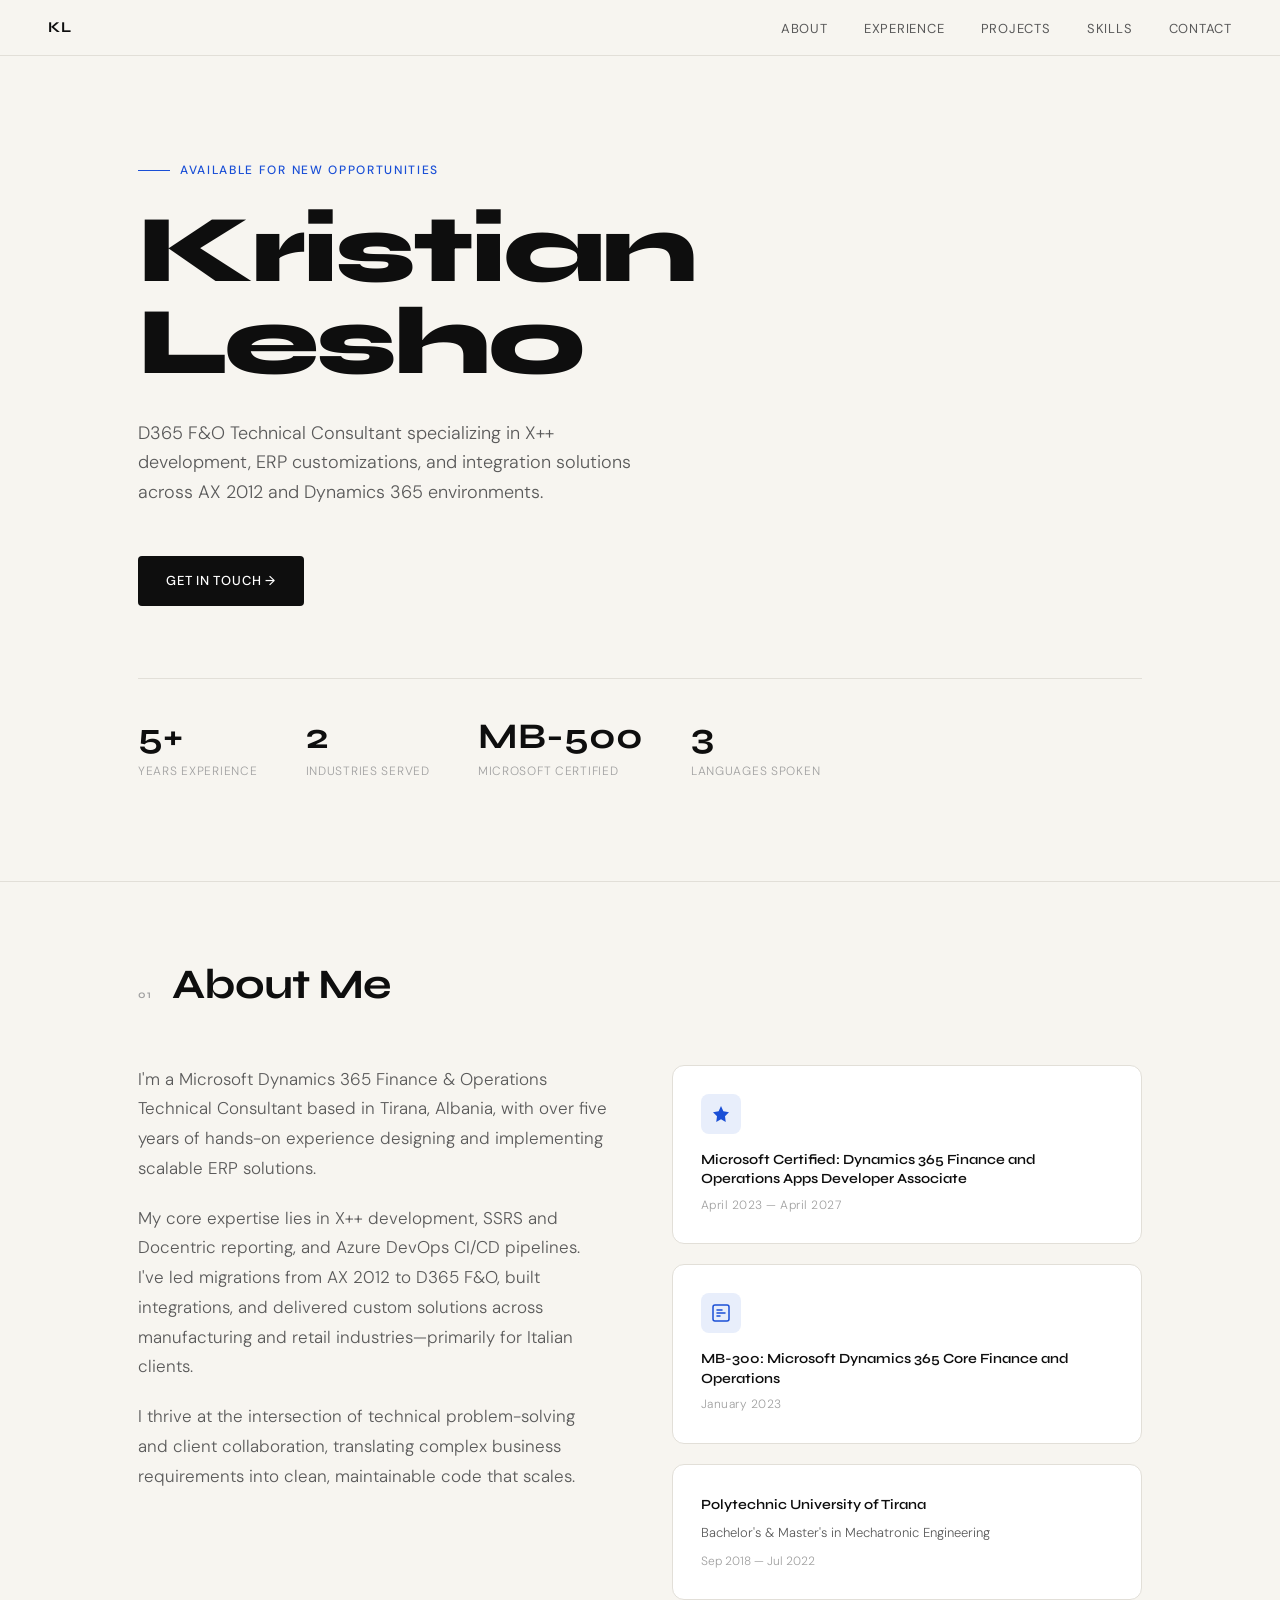
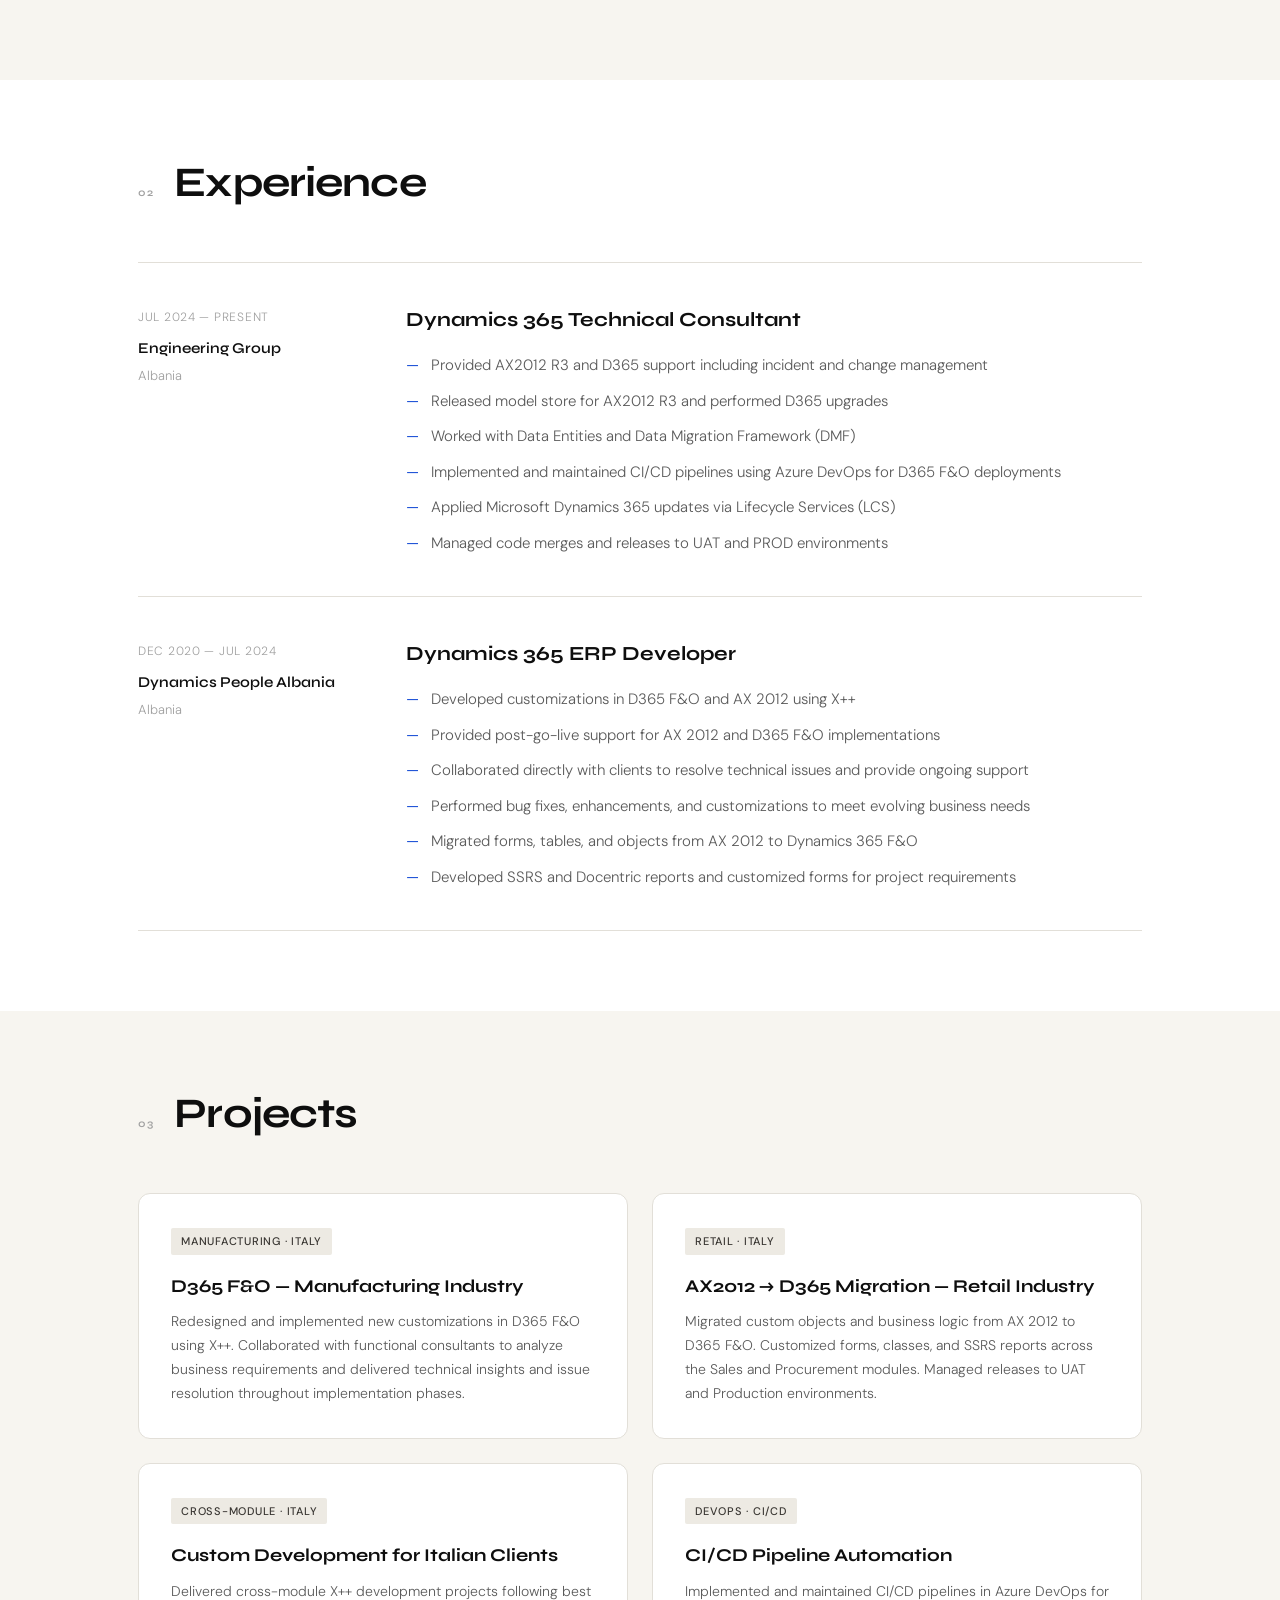
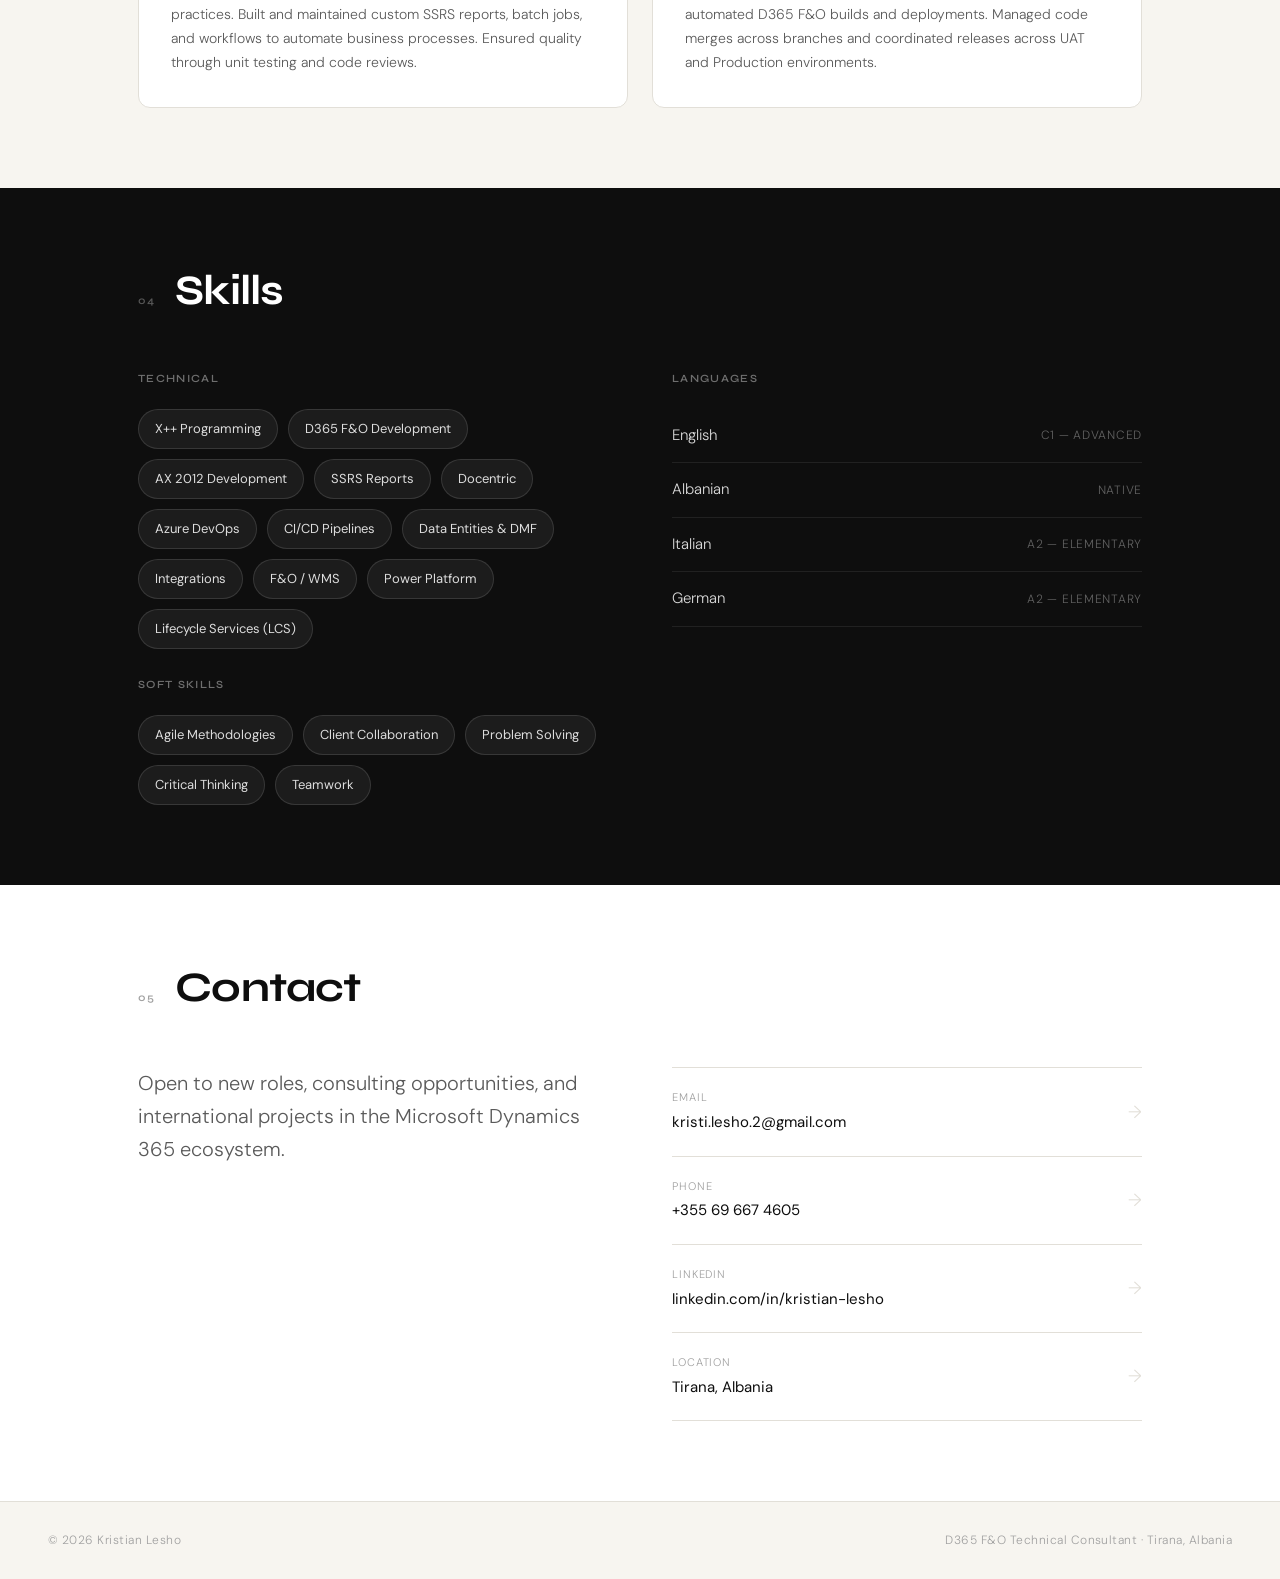
<file: index.html>
<!doctype html>
<html lang="en">
  <head>
    <meta charset="UTF-8" />
    <meta name="viewport" content="width=device-width, initial-scale=1.0" />
    <title>Kristian Lesho | D365 F&O Technical Consultant</title>
    <link href="https://fonts.googleapis.com/css2?family=Syne:wght@400;600;700;800&family=DM+Sans:ital,wght@0,300;0,400;0,500;1,300&display=swap" rel="stylesheet" />
    <link rel="stylesheet" href="styles.css" />
  </head>
  <body>

    <!-- NAV -->
    <nav>
      <a href="#" class="nav-brand">KL</a>
      <ul>
        <li><a href="#about">About</a></li>
        <li><a href="#experience">Experience</a></li>
        <li><a href="#projects">Projects</a></li>
        <li><a href="#skills">Skills</a></li>
        <li><a href="#contact">Contact</a></li>
      </ul>
    </nav>

    <!-- HERO -->
    <header>
      <div class="hero-label">Available for new opportunities</div>
      <h1>
        <span class="name-line">Kristian</span>
        <span class="name-line">Lesho</span>
      </h1>
      <p class="hero-sub">
        D365 F&amp;O Technical Consultant specializing in X++ development,
        ERP customizations, and integration solutions across AX 2012
        and Dynamics 365 environments.
      </p>
      <a href="#contact" class="hero-cta">Get in touch →</a>

      <div class="hero-stats">
        <div class="stat-item">
          <div class="stat-num">5+</div>
          <div class="stat-label">Years experience</div>
        </div>
        <div class="stat-item">
          <div class="stat-num">2</div>
          <div class="stat-label">Industries served</div>
        </div>
        <div class="stat-item">
          <div class="stat-num">MB-500</div>
          <div class="stat-label">Microsoft Certified</div>
        </div>
        <div class="stat-item">
          <div class="stat-num">3</div>
          <div class="stat-label">Languages spoken</div>
        </div>
      </div>
    </header>

    <hr class="full-rule" />

    <!-- ABOUT -->
    <section id="about">
      <div class="section-inner">
        <div class="section-header">
          <span class="section-num">01</span>
          <h2 class="section-title">About Me</h2>
        </div>
        <div class="about-grid">
          <div class="about-text">
            <p>
              I'm a Microsoft Dynamics 365 Finance &amp; Operations Technical Consultant
              based in Tirana, Albania, with over five years of hands-on experience
              designing and implementing scalable ERP solutions.
            </p>
            <p>
              My core expertise lies in X++ development, SSRS and Docentric reporting,
              and Azure DevOps CI/CD pipelines. I've led migrations from AX 2012 to
              D365 F&amp;O, built integrations, and delivered custom solutions across
              manufacturing and retail industries—primarily for Italian clients.
            </p>
            <p>
              I thrive at the intersection of technical problem-solving and client
              collaboration, translating complex business requirements into clean,
              maintainable code that scales.
            </p>
          </div>
          <div class="about-sidebar">
            <div class="cert-block">
              <div class="cert-icon">
                <svg viewBox="0 0 20 20" fill="none" xmlns="http://www.w3.org/2000/svg">
                  <path d="M10 2L12.39 7.26L18 8.27L14 12.14L14.76 18L10 15.27L5.24 18L6 12.14L2 8.27L7.61 7.26L10 2Z" fill="#1a4fd6"/>
                </svg>
              </div>
              <h4>Microsoft Certified: Dynamics 365 Finance and Operations Apps Developer Associate</h4>
              <p class="cert-date">April 2023 — April 2027</p>
            </div>
            <div class="cert-block">
              <div class="cert-icon">
                <svg viewBox="0 0 20 20" fill="none" xmlns="http://www.w3.org/2000/svg">
                  <rect x="2" y="2" width="16" height="16" rx="2" stroke="#1a4fd6" stroke-width="1.5"/>
                  <path d="M6 10h8M6 7h5M6 13h3" stroke="#1a4fd6" stroke-width="1.5" stroke-linecap="round"/>
                </svg>
              </div>
              <h4>MB-300: Microsoft Dynamics 365 Core Finance and Operations</h4>
              <p class="cert-date">January 2023</p>
            </div>
            <div class="edu-block">
              <h4>Polytechnic University of Tirana</h4>
              <p>Bachelor's &amp; Master's in Mechatronic Engineering</p>
              <p style="margin-top:6px; font-size:12px; color:var(--ink-faint);">Sep 2018 — Jul 2022</p>
            </div>
          </div>
        </div>
      </div>
    </section>

    <!-- EXPERIENCE -->
    <section id="experience">
      <div class="section-inner">
        <div class="section-header">
          <span class="section-num">02</span>
          <h2 class="section-title">Experience</h2>
        </div>
        <div class="exp-list">

          <div class="exp-item">
            <div class="exp-meta">
              <div class="exp-period">Jul 2024 — Present</div>
              <div class="exp-company">Engineering Group</div>
              <div class="exp-location">Albania</div>
            </div>
            <div class="exp-content">
              <h3>Dynamics 365 Technical Consultant</h3>
              <ul>
                <li>Provided AX2012 R3 and D365 support including incident and change management</li>
                <li>Released model store for AX2012 R3 and performed D365 upgrades</li>
                <li>Worked with Data Entities and Data Migration Framework (DMF)</li>
                <li>Implemented and maintained CI/CD pipelines using Azure DevOps for D365 F&amp;O deployments</li>
                <li>Applied Microsoft Dynamics 365 updates via Lifecycle Services (LCS)</li>
                <li>Managed code merges and releases to UAT and PROD environments</li>
              </ul>
            </div>
          </div>

          <div class="exp-item">
            <div class="exp-meta">
              <div class="exp-period">Dec 2020 — Jul 2024</div>
              <div class="exp-company">Dynamics People Albania</div>
              <div class="exp-location">Albania</div>
            </div>
            <div class="exp-content">
              <h3>Dynamics 365 ERP Developer</h3>
              <ul>
                <li>Developed customizations in D365 F&amp;O and AX 2012 using X++</li>
                <li>Provided post-go-live support for AX 2012 and D365 F&amp;O implementations</li>
                <li>Collaborated directly with clients to resolve technical issues and provide ongoing support</li>
                <li>Performed bug fixes, enhancements, and customizations to meet evolving business needs</li>
                <li>Migrated forms, tables, and objects from AX 2012 to Dynamics 365 F&amp;O</li>
                <li>Developed SSRS and Docentric reports and customized forms for project requirements</li>
              </ul>
            </div>
          </div>

        </div>
      </div>
    </section>

    <!-- PROJECTS -->
    <section id="projects">
      <div class="section-inner">
        <div class="section-header">
          <span class="section-num">03</span>
          <h2 class="section-title">Projects</h2>
        </div>
        <div class="projects-grid">

          <div class="project-card">
            <span class="project-tag">Manufacturing · Italy</span>
            <h3>D365 F&O — Manufacturing Industry</h3>
            <p>
              Redesigned and implemented new customizations in D365 F&amp;O using X++.
              Collaborated with functional consultants to analyze business requirements and
              delivered technical insights and issue resolution throughout implementation phases.
            </p>
          </div>

          <div class="project-card">
            <span class="project-tag">Retail · Italy</span>
            <h3>AX2012 → D365 Migration — Retail Industry</h3>
            <p>
              Migrated custom objects and business logic from AX 2012 to D365 F&amp;O.
              Customized forms, classes, and SSRS reports across the Sales and Procurement
              modules. Managed releases to UAT and Production environments.
            </p>
          </div>

          <div class="project-card">
            <span class="project-tag">Cross-module · Italy</span>
            <h3>Custom Development for Italian Clients</h3>
            <p>
              Delivered cross-module X++ development projects following best practices.
              Built and maintained custom SSRS reports, batch jobs, and workflows to
              automate business processes. Ensured quality through unit testing and code reviews.
            </p>
          </div>

          <div class="project-card">
            <span class="project-tag">DevOps · CI/CD</span>
            <h3>CI/CD Pipeline Automation</h3>
            <p>
              Implemented and maintained CI/CD pipelines in Azure DevOps for automated
              D365 F&amp;O builds and deployments. Managed code merges across branches
              and coordinated releases across UAT and Production environments.
            </p>
          </div>

        </div>
      </div>
    </section>

    <!-- SKILLS -->
    <section id="skills">
      <div class="section-inner">
        <div class="section-header">
          <span class="section-num">04</span>
          <h2 class="section-title">Skills</h2>
        </div>
        <div class="skills-layout">
          <div>
            <div class="skills-group">
              <h4>Technical</h4>
              <div class="skill-pills">
                <span class="skill-pill">X++ Programming</span>
                <span class="skill-pill">D365 F&amp;O Development</span>
                <span class="skill-pill">AX 2012 Development</span>
                <span class="skill-pill">SSRS Reports</span>
                <span class="skill-pill">Docentric</span>
                <span class="skill-pill">Azure DevOps</span>
                <span class="skill-pill">CI/CD Pipelines</span>
                <span class="skill-pill">Data Entities &amp; DMF</span>
                <span class="skill-pill">Integrations</span>
                <span class="skill-pill">F&amp;O / WMS</span>
                <span class="skill-pill">Power Platform</span>
                <span class="skill-pill">Lifecycle Services (LCS)</span>
              </div>
            </div>
            <br/>
            <div class="skills-group">
              <h4>Soft Skills</h4>
              <div class="skill-pills">
                <span class="skill-pill">Agile Methodologies</span>
                <span class="skill-pill">Client Collaboration</span>
                <span class="skill-pill">Problem Solving</span>
                <span class="skill-pill">Critical Thinking</span>
                <span class="skill-pill">Teamwork</span>
              </div>
            </div>
          </div>
          <div>
            <div class="skills-group">
              <h4>Languages</h4>
              <div class="lang-item">
                <span class="lang-name">English</span>
                <span class="lang-level">C1 — Advanced</span>
              </div>
              <div class="lang-item">
                <span class="lang-name">Albanian</span>
                <span class="lang-level">Native</span>
              </div>
              <div class="lang-item">
                <span class="lang-name">Italian</span>
                <span class="lang-level">A2 — Elementary</span>
              </div>
              <div class="lang-item">
                <span class="lang-name">German</span>
                <span class="lang-level">A2 — Elementary</span>
              </div>
            </div>
          </div>
        </div>
      </div>
    </section>

    <!-- CONTACT -->
    <section id="contact">
      <div class="section-inner">
        <div class="section-header">
          <span class="section-num">05</span>
          <h2 class="section-title">Contact</h2>
        </div>
        <div class="contact-grid">
          <p class="contact-intro">
            Open to new roles, consulting opportunities, and international projects
            in the Microsoft Dynamics 365 ecosystem.
          </p>
          <div class="contact-links">
            <a class="contact-link-item" href="mailto:kristi.lesho.2@gmail.com">
              <div class="contact-link-left">
                <span class="contact-link-type">Email</span>
                <span class="contact-link-value">kristi.lesho.2@gmail.com</span>
              </div>
              <span class="contact-arrow">→</span>
            </a>
            <a class="contact-link-item" href="tel:+355696674605">
              <div class="contact-link-left">
                <span class="contact-link-type">Phone</span>
                <span class="contact-link-value">+355 69 667 4605</span>
              </div>
              <span class="contact-arrow">→</span>
            </a>
            <a class="contact-link-item" href="https://www.linkedin.com/in/kristian-lesho" target="_blank">
              <div class="contact-link-left">
                <span class="contact-link-type">LinkedIn</span>
                <span class="contact-link-value">linkedin.com/in/kristian-lesho</span>
              </div>
              <span class="contact-arrow">→</span>
            </a>
            <a class="contact-link-item" href="#">
              <div class="contact-link-left">
                <span class="contact-link-type">Location</span>
                <span class="contact-link-value">Tirana, Albania</span>
              </div>
              <span class="contact-arrow">→</span>
            </a>
          </div>
        </div>
      </div>
    </section>

    <footer>
      <p>© 2026 Kristian Lesho</p>
      <p>D365 F&O Technical Consultant · Tirana, Albania</p>
    </footer>

  </body>
</html>
</file>
<file: styles.css>
*, *::before, *::after { box-sizing: border-box; margin: 0; padding: 0; }

:root {
  --ink: #0e0e0e;
  --ink-muted: #5a5a5a;
  --ink-faint: #a0a0a0;
  --surface: #f7f5f0;
  --surface-card: #ffffff;
  --accent: #1a4fd6;
  --accent-pale: #e8eefb;
  --accent-mid: #3660d9;
  --rule: #e2dfd8;
  --tag-bg: #edeae3;
  --tag-text: #3a3733;
  --radius: 4px;
  --radius-lg: 12px;
}

html { scroll-behavior: smooth; }

body {
  font-family: 'DM Sans', sans-serif;
  font-weight: 300;
  background-color: var(--surface);
  color: var(--ink);
  line-height: 1.7;
  font-size: 16px;
}

/* ── NAV ── */
nav {
  position: fixed;
  top: 0; left: 0; right: 0;
  z-index: 100;
  display: flex;
  justify-content: space-between;
  align-items: center;
  padding: 0 48px;
  height: 56px;
  background: rgba(247, 245, 240, 0.92);
  backdrop-filter: blur(12px);
  border-bottom: 1px solid var(--rule);
}

.nav-brand {
  font-family: 'Syne', sans-serif;
  font-weight: 700;
  font-size: 15px;
  letter-spacing: 0.04em;
  color: var(--ink);
  text-decoration: none;
}

nav ul {
  list-style: none;
  display: flex;
  gap: 36px;
}

nav ul li a {
  font-size: 13px;
  font-weight: 400;
  letter-spacing: 0.06em;
  text-transform: uppercase;
  color: var(--ink-muted);
  text-decoration: none;
  transition: color 0.2s;
}
nav ul li a:hover { color: var(--accent); }

/* ── HERO ── */
header {
  padding: 160px 48px 100px;
  max-width: 1100px;
  margin: 0 auto;
  position: relative;
}

.hero-label {
  font-size: 12px;
  font-weight: 500;
  letter-spacing: 0.14em;
  text-transform: uppercase;
  color: var(--accent);
  margin-bottom: 24px;
  display: flex;
  align-items: center;
  gap: 10px;
}
.hero-label::before {
  content: '';
  display: inline-block;
  width: 32px;
  height: 1px;
  background: var(--accent);
}

header h1 {
  font-family: 'Syne', sans-serif;
  font-weight: 800;
  font-size: clamp(52px, 8vw, 96px);
  line-height: 0.95;
  letter-spacing: -0.03em;
  color: var(--ink);
  margin-bottom: 32px;
}

header h1 .name-line {
  display: block;
}

.hero-sub {
  font-size: 18px;
  font-weight: 300;
  color: var(--ink-muted);
  max-width: 520px;
  line-height: 1.65;
  margin-bottom: 48px;
}

.hero-cta {
  display: inline-flex;
  align-items: center;
  gap: 10px;
  background: var(--ink);
  color: #fff;
  font-size: 13px;
  font-weight: 500;
  letter-spacing: 0.06em;
  text-transform: uppercase;
  padding: 14px 28px;
  border-radius: var(--radius);
  text-decoration: none;
  transition: background 0.2s, transform 0.15s;
}
.hero-cta:hover { background: var(--accent); transform: translateY(-1px); }

.hero-stats {
  display: flex;
  gap: 48px;
  margin-top: 72px;
  padding-top: 40px;
  border-top: 1px solid var(--rule);
}

.stat-item .stat-num {
  font-family: 'Syne', sans-serif;
  font-weight: 700;
  font-size: 36px;
  color: var(--ink);
  line-height: 1;
}
.stat-item .stat-label {
  font-size: 12px;
  letter-spacing: 0.06em;
  text-transform: uppercase;
  color: var(--ink-faint);
  margin-top: 6px;
}

/* ── DIVIDER ── */
.full-rule {
  border: none;
  border-top: 1px solid var(--rule);
}

/* ── SECTION WRAPPER ── */
.section-inner {
  max-width: 1100px;
  margin: 0 auto;
  padding: 80px 48px;
}

.section-header {
  display: flex;
  align-items: baseline;
  gap: 20px;
  margin-bottom: 56px;
}

.section-num {
  font-family: 'Syne', sans-serif;
  font-size: 11px;
  font-weight: 600;
  letter-spacing: 0.1em;
  color: var(--ink-faint);
  text-transform: uppercase;
}

h2.section-title {
  font-family: 'Syne', sans-serif;
  font-weight: 700;
  font-size: clamp(28px, 4vw, 42px);
  letter-spacing: -0.02em;
  color: var(--ink);
  line-height: 1.1;
}

/* ── ABOUT ── */
#about { background: var(--surface); }

.about-grid {
  display: grid;
  grid-template-columns: 1fr 1fr;
  gap: 64px;
  align-items: start;
}

.about-text p {
  font-size: 17px;
  font-weight: 300;
  color: var(--ink-muted);
  line-height: 1.75;
  margin-bottom: 20px;
}

.about-text p:last-child { margin-bottom: 0; }

.cert-block {
  background: var(--surface-card);
  border: 1px solid var(--rule);
  border-radius: var(--radius-lg);
  padding: 28px;
  margin-bottom: 20px;
}

.cert-icon {
  width: 40px;
  height: 40px;
  background: var(--accent-pale);
  border-radius: 8px;
  display: flex;
  align-items: center;
  justify-content: center;
  margin-bottom: 16px;
}

.cert-icon svg { width: 20px; height: 20px; }

.cert-block h4 {
  font-family: 'Syne', sans-serif;
  font-weight: 600;
  font-size: 14px;
  color: var(--ink);
  line-height: 1.4;
  margin-bottom: 6px;
}

.cert-block .cert-date {
  font-size: 12px;
  color: var(--ink-faint);
  letter-spacing: 0.04em;
}

.edu-block {
  background: var(--surface-card);
  border: 1px solid var(--rule);
  border-radius: var(--radius-lg);
  padding: 28px;
}

.edu-block h4 {
  font-family: 'Syne', sans-serif;
  font-weight: 600;
  font-size: 14px;
  color: var(--ink);
  margin-bottom: 6px;
}

.edu-block p {
  font-size: 13px;
  color: var(--ink-muted);
  margin: 0;
}

/* ── EXPERIENCE ── */
#experience { background: var(--surface-card); }

.exp-list { display: flex; flex-direction: column; gap: 0; }

.exp-item {
  display: grid;
  grid-template-columns: 220px 1fr;
  gap: 48px;
  padding: 40px 0;
  border-top: 1px solid var(--rule);
}

.exp-item:last-child { border-bottom: 1px solid var(--rule); }

.exp-meta {
  padding-top: 4px;
}

.exp-period {
  font-size: 12px;
  letter-spacing: 0.06em;
  text-transform: uppercase;
  color: var(--ink-faint);
  margin-bottom: 8px;
}

.exp-company {
  font-family: 'Syne', sans-serif;
  font-weight: 600;
  font-size: 15px;
  color: var(--ink);
  margin-bottom: 4px;
}

.exp-location {
  font-size: 13px;
  color: var(--ink-faint);
}

.exp-content h3 {
  font-family: 'Syne', sans-serif;
  font-weight: 700;
  font-size: 20px;
  color: var(--ink);
  margin-bottom: 16px;
}

.exp-content ul {
  list-style: none;
  display: flex;
  flex-direction: column;
  gap: 10px;
}

.exp-content ul li {
  font-size: 15px;
  font-weight: 300;
  color: var(--ink-muted);
  display: flex;
  gap: 12px;
  align-items: flex-start;
}

.exp-content ul li::before {
  content: '—';
  color: var(--accent);
  flex-shrink: 0;
  font-weight: 400;
  margin-top: 0px;
}

/* ── PROJECTS ── */
#projects { background: var(--surface); }

.projects-grid {
  display: grid;
  grid-template-columns: repeat(2, 1fr);
  gap: 24px;
}

.project-card {
  background: var(--surface-card);
  border: 1px solid var(--rule);
  border-radius: var(--radius-lg);
  padding: 32px;
  transition: box-shadow 0.25s, transform 0.2s;
  position: relative;
  overflow: hidden;
}

.project-card::before {
  content: '';
  position: absolute;
  top: 0; left: 0;
  width: 3px;
  height: 100%;
  background: var(--accent);
  transform: scaleY(0);
  transform-origin: bottom;
  transition: transform 0.25s ease;
}

.project-card:hover {
  transform: translateY(-4px);
  box-shadow: 0 16px 40px rgba(0,0,0,0.08);
}

.project-card:hover::before { transform: scaleY(1); }

.project-tag {
  display: inline-block;
  background: var(--tag-bg);
  color: var(--tag-text);
  font-size: 11px;
  font-weight: 500;
  letter-spacing: 0.07em;
  text-transform: uppercase;
  padding: 4px 10px;
  border-radius: 2px;
  margin-bottom: 20px;
}

.project-card h3 {
  font-family: 'Syne', sans-serif;
  font-weight: 700;
  font-size: 18px;
  color: var(--ink);
  margin-bottom: 12px;
  line-height: 1.3;
}

.project-card p {
  font-size: 14px;
  font-weight: 300;
  color: var(--ink-muted);
  line-height: 1.7;
}

/* ── SKILLS ── */
#skills { background: var(--ink); }

#skills h2.section-title { color: #fff; }
#skills .section-num { color: rgba(255,255,255,0.3); }

.skills-layout {
  display: grid;
  grid-template-columns: 1fr 1fr;
  gap: 64px;
}

.skills-group h4 {
  font-family: 'Syne', sans-serif;
  font-size: 11px;
  font-weight: 600;
  letter-spacing: 0.12em;
  text-transform: uppercase;
  color: rgba(255,255,255,0.4);
  margin-bottom: 20px;
}

.skill-pills {
  display: flex;
  flex-wrap: wrap;
  gap: 10px;
}

.skill-pill {
  background: rgba(255,255,255,0.06);
  border: 1px solid rgba(255,255,255,0.12);
  color: rgba(255,255,255,0.85);
  font-size: 13px;
  font-weight: 400;
  padding: 8px 16px;
  border-radius: 100px;
  transition: background 0.2s, border-color 0.2s;
  cursor: default;
}

.skill-pill:hover {
  background: var(--accent);
  border-color: var(--accent);
  color: #fff;
}

.lang-item {
  display: flex;
  justify-content: space-between;
  align-items: center;
  padding: 14px 0;
  border-bottom: 1px solid rgba(255,255,255,0.08);
}
.lang-item:first-child { border-top: 1px solid rgba(255,255,255,0.08); }

.lang-name {
  font-size: 15px;
  color: rgba(255,255,255,0.85);
}
.lang-level {
  font-size: 12px;
  letter-spacing: 0.06em;
  text-transform: uppercase;
  color: rgba(255,255,255,0.35);
}

/* ── CONTACT ── */
#contact { background: var(--surface-card); }

.contact-grid {
  display: grid;
  grid-template-columns: 1fr 1fr;
  gap: 64px;
  align-items: start;
}

.contact-intro {
  font-size: 20px;
  font-weight: 300;
  color: var(--ink-muted);
  line-height: 1.65;
}

.contact-links {
  display: flex;
  flex-direction: column;
  gap: 0;
}

.contact-link-item {
  display: flex;
  justify-content: space-between;
  align-items: center;
  padding: 20px 0;
  border-bottom: 1px solid var(--rule);
  text-decoration: none;
  transition: all 0.2s;
}

.contact-link-item:first-child { border-top: 1px solid var(--rule); }

.contact-link-left {
  display: flex;
  flex-direction: column;
  gap: 3px;
}

.contact-link-type {
  font-size: 11px;
  letter-spacing: 0.08em;
  text-transform: uppercase;
  color: var(--ink-faint);
}

.contact-link-value {
  font-size: 15px;
  color: var(--ink);
  font-weight: 400;
  transition: color 0.2s;
}

.contact-link-item:hover .contact-link-value { color: var(--accent); }

.contact-arrow {
  font-size: 18px;
  color: var(--rule);
  transition: color 0.2s, transform 0.2s;
}

.contact-link-item:hover .contact-arrow {
  color: var(--accent);
  transform: translateX(4px);
}

/* ── FOOTER ── */
footer {
  background: var(--surface);
  padding: 28px 48px;
  display: flex;
  justify-content: space-between;
  align-items: center;
  border-top: 1px solid var(--rule);
  max-width: 100%;
}

footer p {
  font-size: 12px;
  color: var(--ink-faint);
  letter-spacing: 0.04em;
}

/* ── MOBILE ── */
@media (max-width: 768px) {
  nav { padding: 0 20px; }
  nav ul { gap: 20px; }

  header { padding: 120px 24px 64px; }
  .hero-stats { gap: 32px; flex-wrap: wrap; }

  .section-inner { padding: 60px 24px; }

  .about-grid { grid-template-columns: 1fr; gap: 40px; }
  .exp-item { grid-template-columns: 1fr; gap: 16px; }
  .projects-grid { grid-template-columns: 1fr; }
  .skills-layout { grid-template-columns: 1fr; gap: 40px; }
  .contact-grid { grid-template-columns: 1fr; gap: 40px; }

  footer { flex-direction: column; gap: 8px; text-align: center; }
}

@media (max-width: 480px) {
  nav ul { display: none; }
}
</file>
